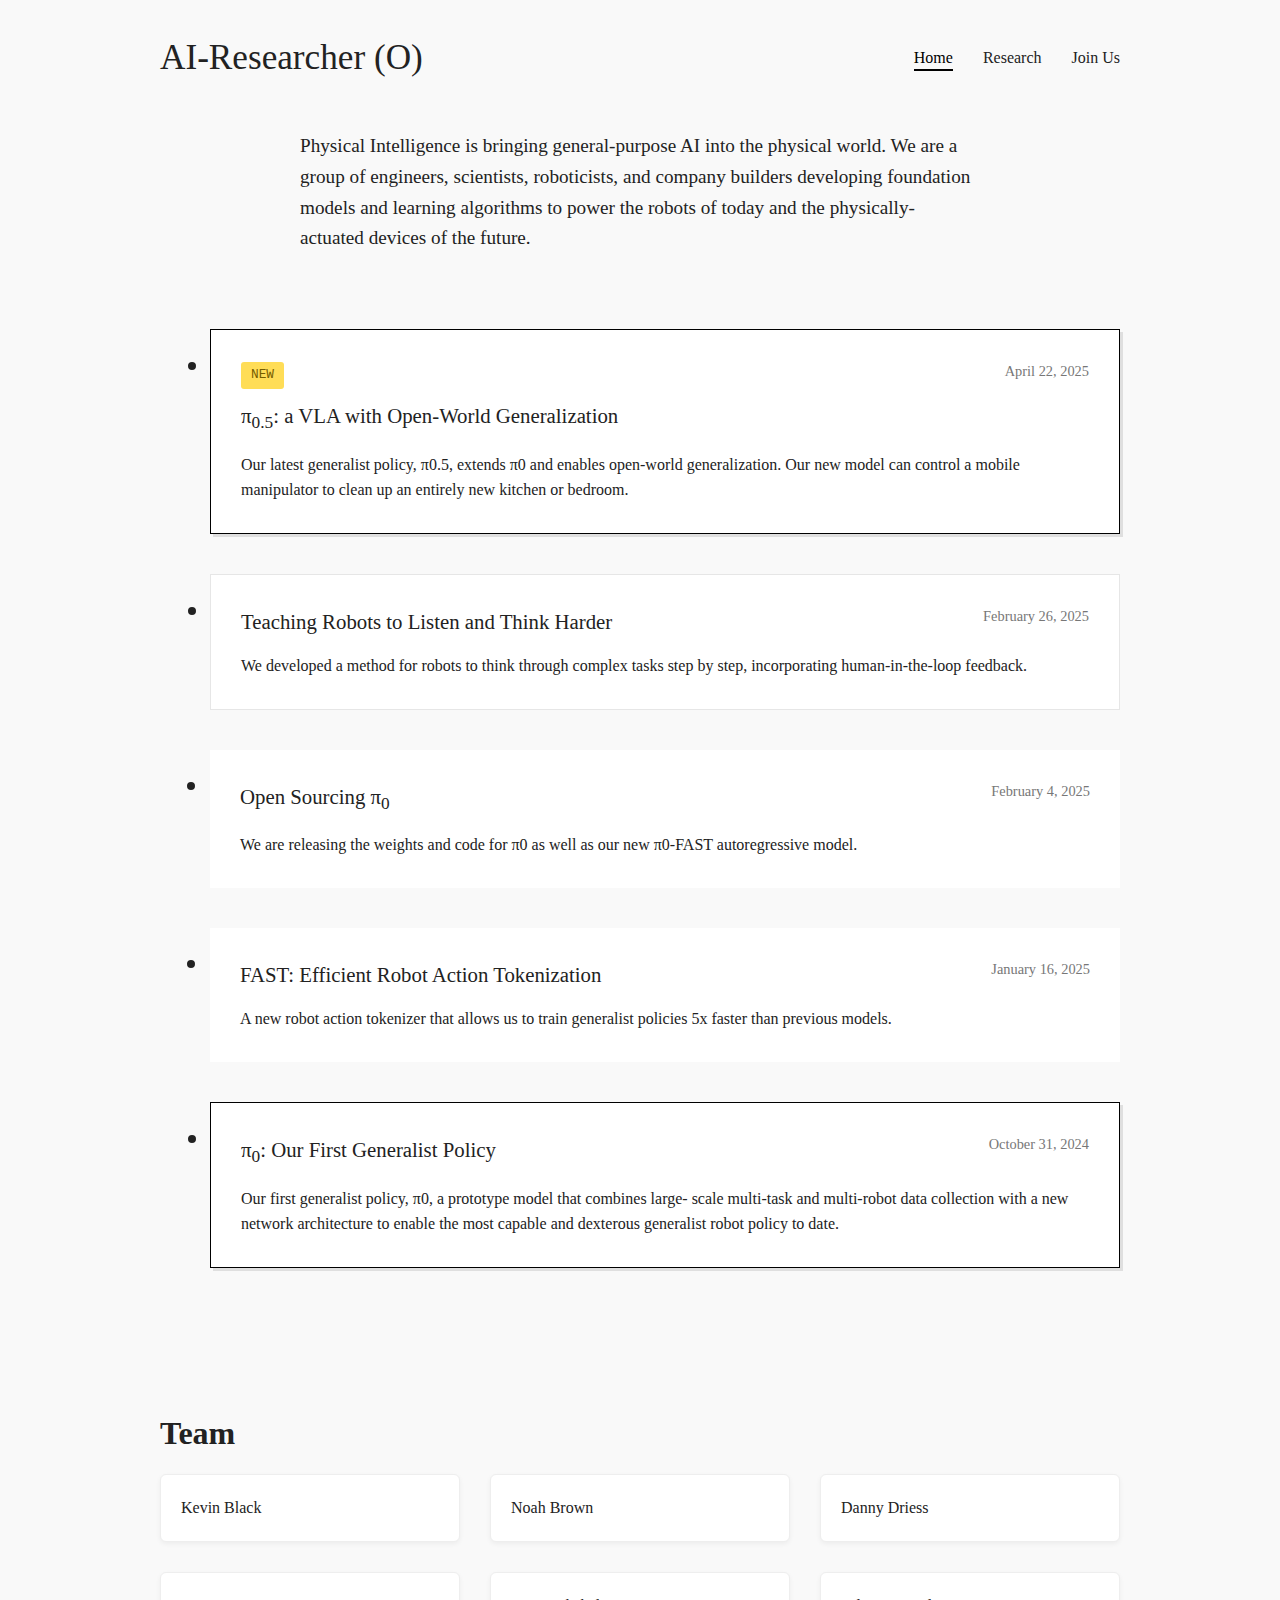
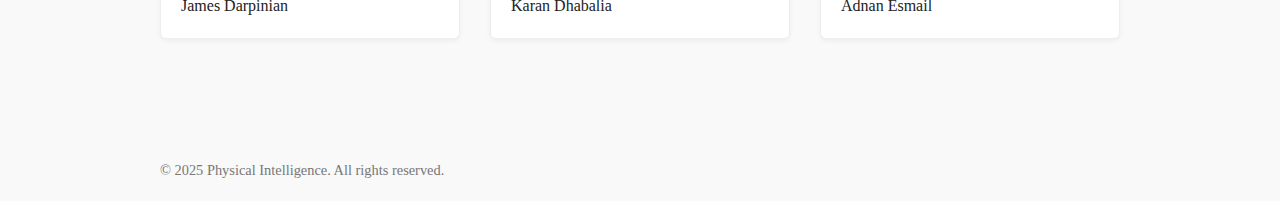
<file: index.html>
<!DOCTYPE html>
<html lang="en">
<head>
    <meta charset="UTF-8">
    <meta name="viewport" content="width=device-width, initial-scale=1.0">
    <title>AI-Researcher (O)</title>
    <link rel="stylesheet" href="styles.css">
</head>
<body>
    <header>
        <div class="container">
            <h1>AI-Researcher (O)</h1>
            <nav>
                <ul>
                    <li><a href="#" class="active">Home</a></li>
                    <li><a href="research.html">Research</a></li>
                    <li><a href="join.html">Join Us</a></li>
                </ul>
            </nav>
        </div>
    </header>

    <main>
        <section class="intro">
            <div class="container">
                <p>
                    Physical Intelligence is bringing general-purpose AI into the 
                    physical world. We are a group of engineers, scientists, 
                    roboticists, and company builders developing foundation models and 
                    learning algorithms to power the robots of today and the physically-
                    actuated devices of the future.
                </p>
            </div>
        </section>

        <section class="timeline">
            <div class="container">
                <div class="timeline-item">
                    <div class="dot"></div>
                    <div class="badge new">New</div>
                    <h2>π<sub>0.5</sub>: a VLA with Open-World Generalization</h2>
                    <span class="date">April 22, 2025</span>
                    <p>
                        Our latest generalist policy, π0.5, extends π0 and enables open-world
                        generalization. Our new model can control a mobile manipulator to clean
                        up an entirely new kitchen or bedroom.
                    </p>
                </div>

                <div class="timeline-item">
                    <div class="dot"></div>
                    <h2>Teaching Robots to Listen and Think Harder</h2>
                    <span class="date">February 26, 2025</span>
                    <p>
                        We developed a method for robots to think through complex tasks step by
                        step, incorporating human-in-the-loop feedback.
                    </p>
                </div>

                <div class="timeline-item">
                    <div class="dot"></div>
                    <h2>Open Sourcing π<sub>0</sub></h2>
                    <span class="date">February 4, 2025</span>
                    <p>
                        We are releasing the weights and code for π0 as well as our new π0-FAST
                        autoregressive model.
                    </p>
                </div>

                <div class="timeline-item">
                    <div class="dot"></div>
                    <h2>FAST: Efficient Robot Action Tokenization</h2>
                    <span class="date">January 16, 2025</span>
                    <p>
                        A new robot action tokenizer that allows us to train generalist
                        policies 5x faster than previous models.
                    </p>
                </div>

                <div class="timeline-item">
                    <div class="dot"></div>
                    <h2>π<sub>0</sub>: Our First Generalist Policy</h2>
                    <span class="date">October 31, 2024</span>
                    <p>
                        Our first generalist policy, π0, a prototype model that combines large-
                        scale multi-task and multi-robot data collection with a new network
                        architecture to enable the most capable and dexterous generalist robot
                        policy to date.
                    </p>
                </div>
            </div>
        </section>

        <section class="team">
            <div class="container">
                <h2>Team</h2>
                <div class="team-grid">
                    <div class="team-member">Kevin Black</div>
                    <div class="team-member">Noah Brown</div>
                    <div class="team-member">Danny Driess</div>
                    <div class="team-member">James Darpinian</div>
                    <div class="team-member">Karan Dhabalia</div>
                    <div class="team-member">Adnan Esmail</div>
                </div>
            </div>
        </section>
    </main>

    <footer>
        <div class="container">
            <p>&copy; 2025 Physical Intelligence. All rights reserved.</p>
        </div>
    </footer>

    <script src="script.js"></script>
</body>
</html>
</file>
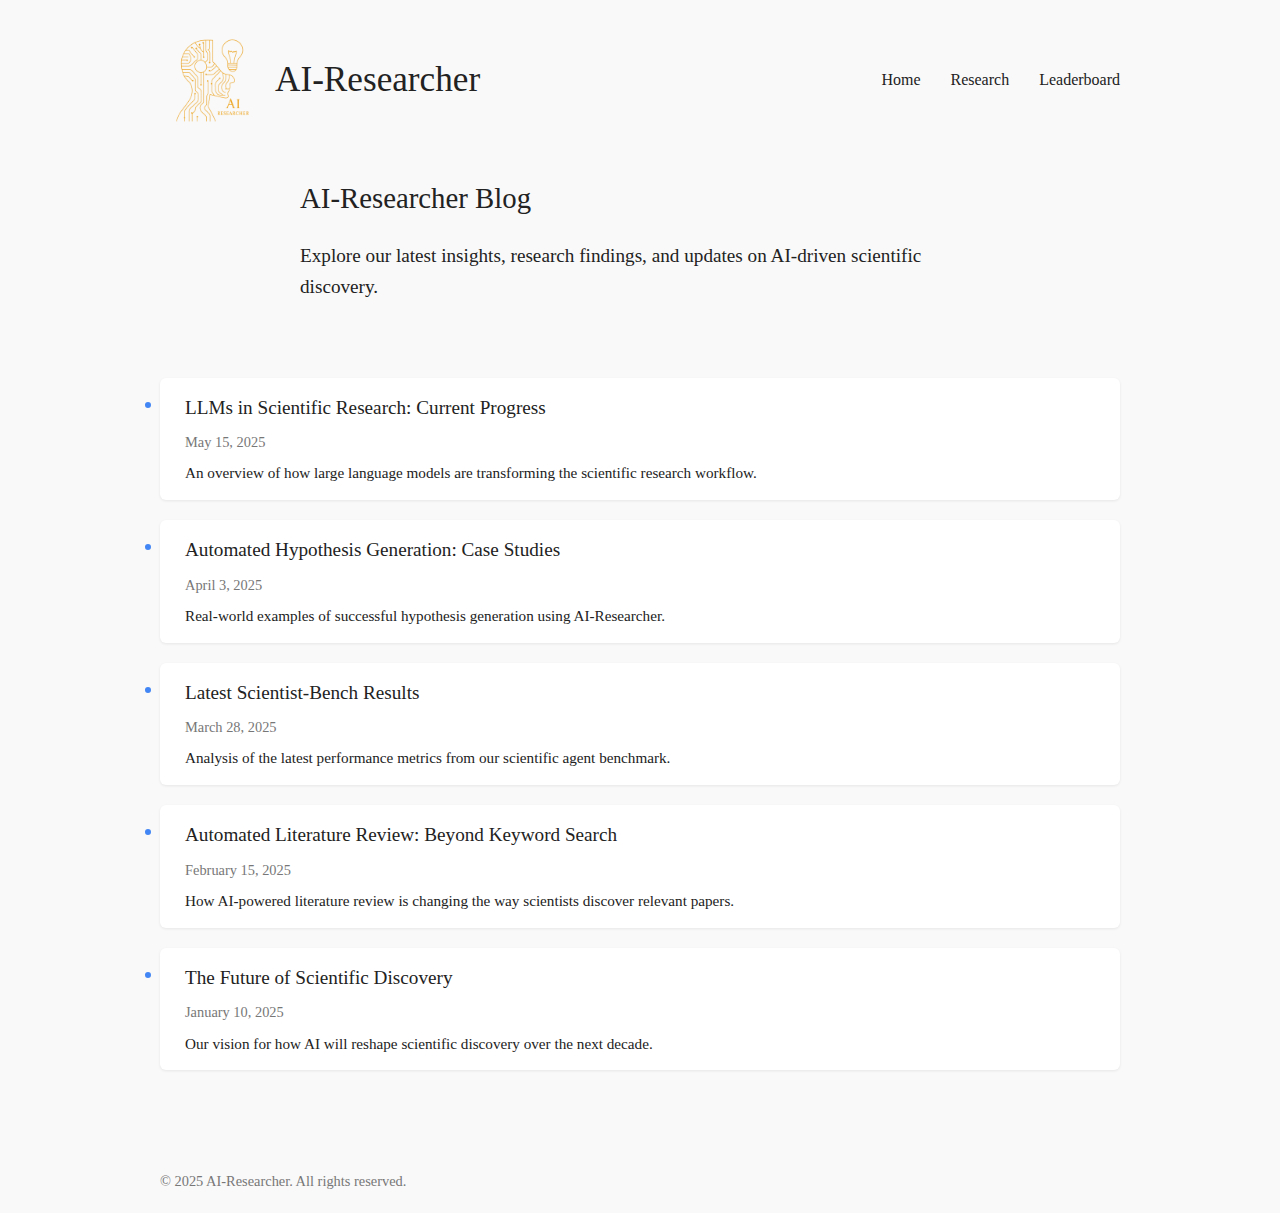
<file: blogs/index.html>
<!DOCTYPE html>
<html lang="en">
<head>
    <meta charset="UTF-8">
    <meta name="viewport" content="width=device-width, initial-scale=1.0">
    <title>Blogs | AI-Researcher</title>
    <link rel="stylesheet" href="../styles.css">
</head>
<body>
    <header>
        <div class="container">
            <div class="logo-title">
                <img src="../logo.png" alt="AI-Researcher Logo" class="logo">
                <h1>AI-Researcher</h1>
            </div>
            <nav>
                <ul>
                    <li><a href="../index.html">Home</a></li>
                    <li><a href="../research.html">Research</a></li>
                    <li><a href="../leaderboard.html">Leaderboard</a></li>
                    <!-- <li><a href="../join.html">Join Us</a></li> -->
                </ul>
            </nav>
        </div>
    </header>

    <main>
        <section class="intro">
            <div class="container">
                <h2>AI-Researcher Blog</h2>
                <p>
                    Explore our latest insights, research findings, and updates on AI-driven scientific discovery.
                </p>
            </div>
        </section>

        <section class="blogs">
            <div class="container">
                <div class="blog-list">
                    <div class="blog-item">
                        <div class="dot"></div>
                        <h3><a href="llm-scientific-research.html">LLMs in Scientific Research: Current Progress</a></h3>
                        <p class="date">May 15, 2025</p>
                        <p class="summary">An overview of how large language models are transforming the scientific research workflow.</p>
                    </div>

                    <div class="blog-item">
                        <div class="dot"></div>
                        <h3><a href="automated-hypothesis.html">Automated Hypothesis Generation: Case Studies</a></h3>
                        <p class="date">April 3, 2025</p>
                        <p class="summary">Real-world examples of successful hypothesis generation using AI-Researcher.</p>
                    </div>

                    <div class="blog-item">
                        <div class="dot"></div>
                        <h3><a href="benchmark-results.html">Latest Scientist-Bench Results</a></h3>
                        <p class="date">March 28, 2025</p>
                        <p class="summary">Analysis of the latest performance metrics from our scientific agent benchmark.</p>
                    </div>
                    
                    <div class="blog-item">
                        <div class="dot"></div>
                        <h3><a href="literature-review.html">Automated Literature Review: Beyond Keyword Search</a></h3>
                        <p class="date">February 15, 2025</p>
                        <p class="summary">How AI-powered literature review is changing the way scientists discover relevant papers.</p>
                    </div>
                    
                    <div class="blog-item">
                        <div class="dot"></div>
                        <h3><a href="future-scientific-discovery.html">The Future of Scientific Discovery</a></h3>
                        <p class="date">January 10, 2025</p>
                        <p class="summary">Our vision for how AI will reshape scientific discovery over the next decade.</p>
                    </div>
                </div>
            </div>
        </section>
    </main>

    <footer>
        <div class="container">
            <p>&copy; 2025 AI-Researcher. All rights reserved.</p>
        </div>
    </footer>

    <script src="../script.js"></script>
</body>
</html>
</file>
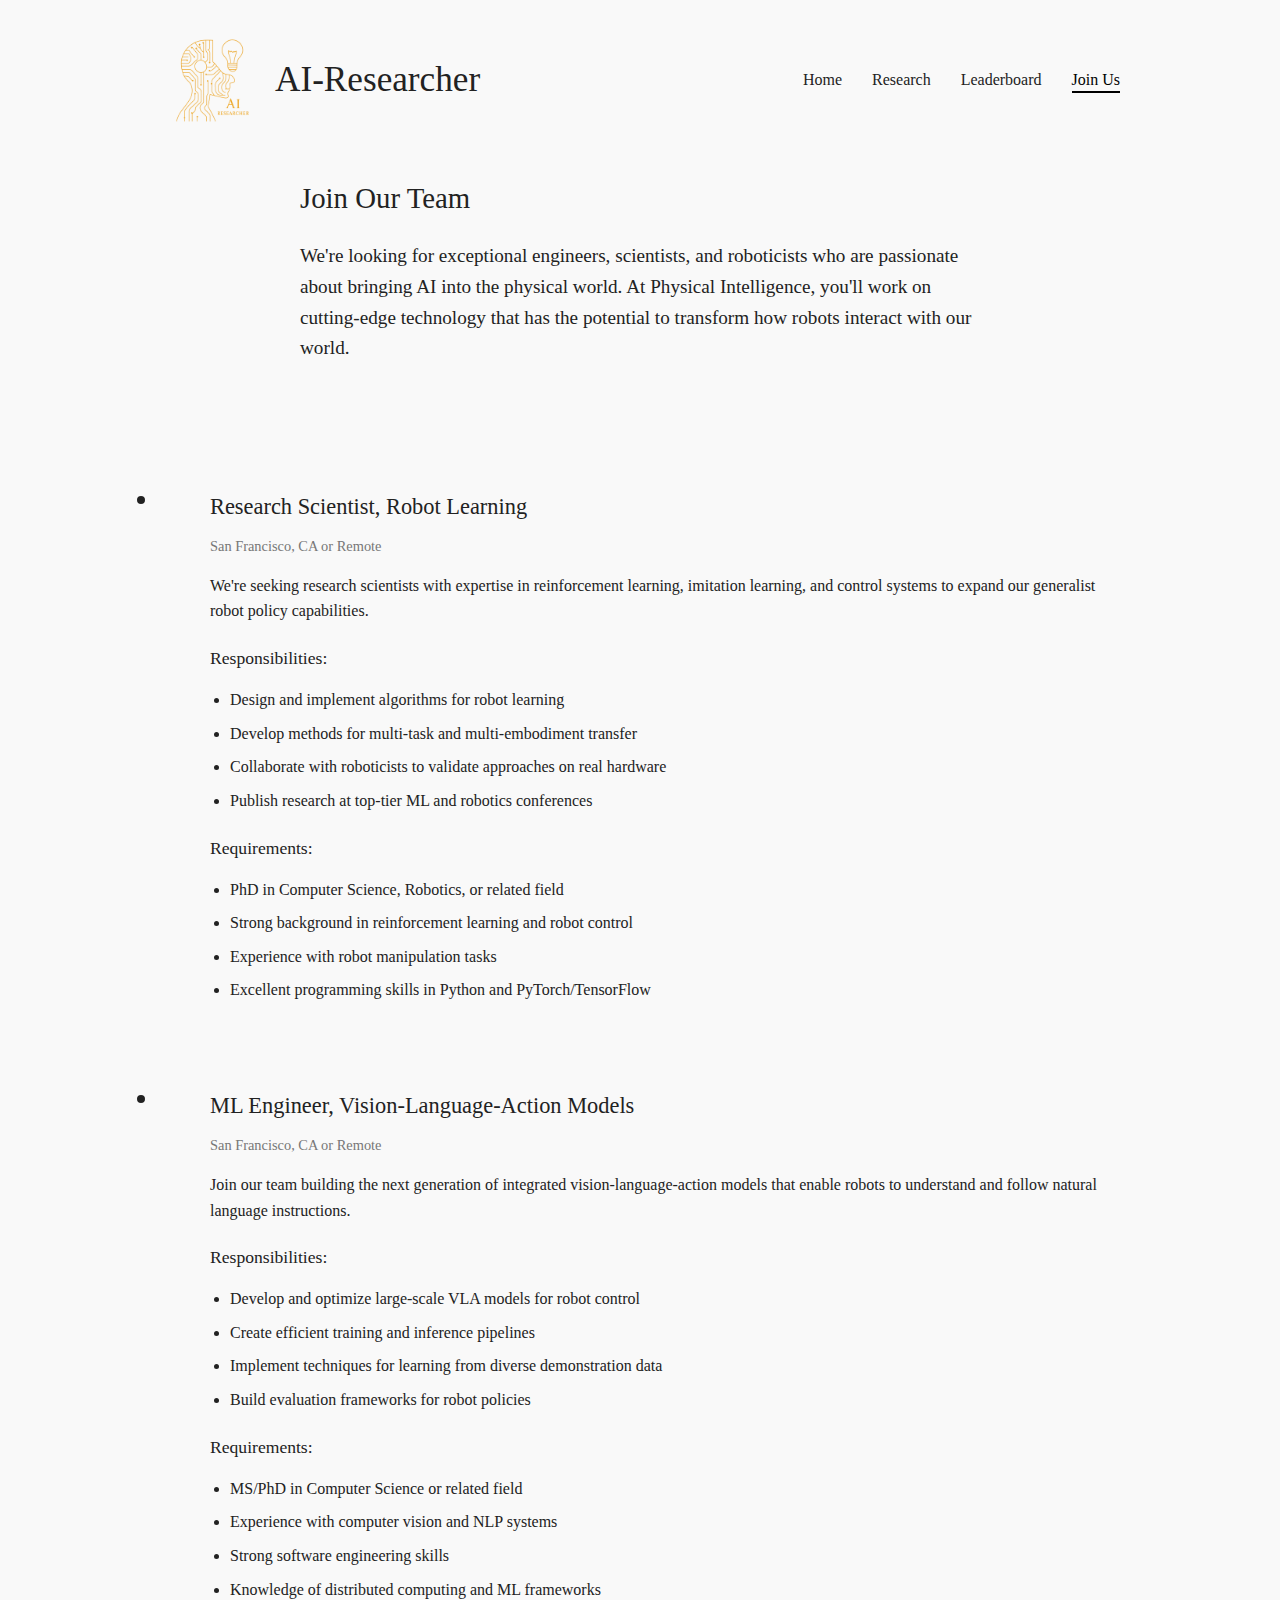
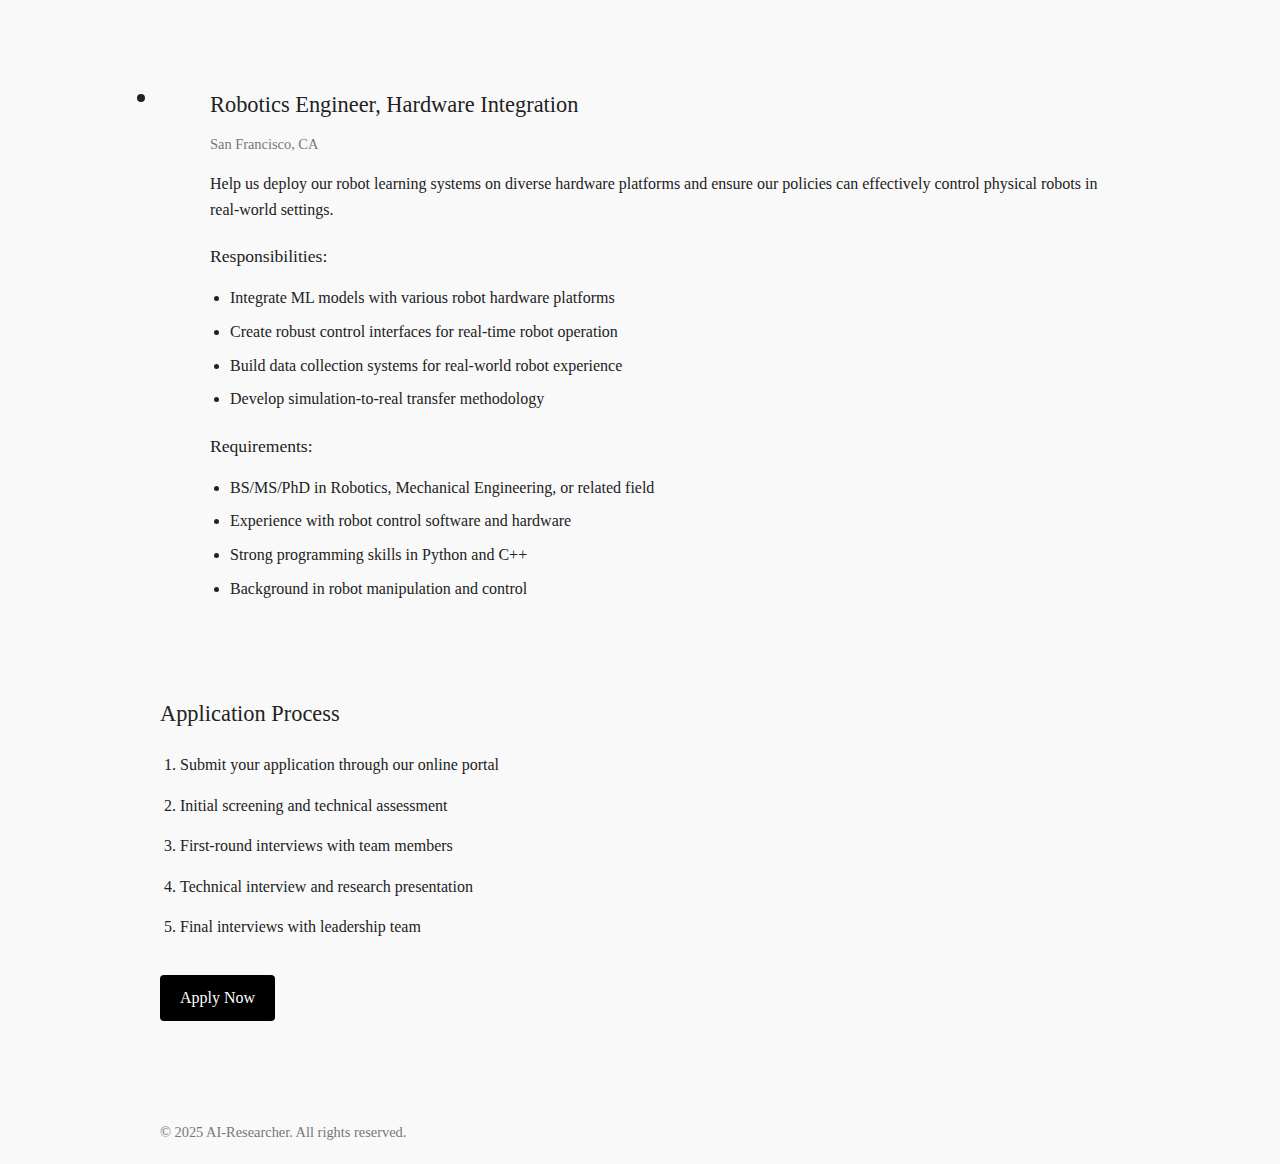
<file: join.html>
<!DOCTYPE html>
<html lang="en">
<head>
    <meta charset="UTF-8">
    <meta name="viewport" content="width=device-width, initial-scale=1.0">
    <title>Join Us | AI-Researcher</title>
    <link rel="stylesheet" href="styles.css">
</head>
<body>
    <header>
        <div class="container">
            <div class="logo-title">
                <img src="logo.png" alt="Physical Intelligence Logo" class="logo">
                <h1>AI-Researcher</h1>
            </div>
            <nav>
                <ul>
                    <li><a href="index.html">Home</a></li>
                    <li><a href="research.html">Research</a></li>
                    <li><a href="leaderboard.html">Leaderboard</a></li>
                    <li><a href="#" class="active">Join Us</a></li>
                </ul>
            </nav>
        </div>
    </header>

    <main>
        <section class="intro">
            <div class="container">
                <h2>Join Our Team</h2>
                <p>
                    We're looking for exceptional engineers, scientists, and roboticists who are passionate 
                    about bringing AI into the physical world. At Physical Intelligence, you'll work on 
                    cutting-edge technology that has the potential to transform how robots interact with our world.
                </p>
            </div>
        </section>

        <section class="join-us">
            <div class="container">
                <div class="positions">
                    <div class="position">
                        <div class="dot"></div>
                        <h3>Research Scientist, Robot Learning</h3>
                        <p class="location">San Francisco, CA or Remote</p>
                        <p>
                            We're seeking research scientists with expertise in reinforcement learning, 
                            imitation learning, and control systems to expand our generalist robot policy capabilities.
                        </p>
                        <h4>Responsibilities:</h4>
                        <ul>
                            <li>Design and implement algorithms for robot learning</li>
                            <li>Develop methods for multi-task and multi-embodiment transfer</li>
                            <li>Collaborate with roboticists to validate approaches on real hardware</li>
                            <li>Publish research at top-tier ML and robotics conferences</li>
                        </ul>
                        <h4>Requirements:</h4>
                        <ul>
                            <li>PhD in Computer Science, Robotics, or related field</li>
                            <li>Strong background in reinforcement learning and robot control</li>
                            <li>Experience with robot manipulation tasks</li>
                            <li>Excellent programming skills in Python and PyTorch/TensorFlow</li>
                        </ul>
                    </div>

                    <div class="position">
                        <div class="dot"></div>
                        <h3>ML Engineer, Vision-Language-Action Models</h3>
                        <p class="location">San Francisco, CA or Remote</p>
                        <p>
                            Join our team building the next generation of integrated vision-language-action 
                            models that enable robots to understand and follow natural language instructions.
                        </p>
                        <h4>Responsibilities:</h4>
                        <ul>
                            <li>Develop and optimize large-scale VLA models for robot control</li>
                            <li>Create efficient training and inference pipelines</li>
                            <li>Implement techniques for learning from diverse demonstration data</li>
                            <li>Build evaluation frameworks for robot policies</li>
                        </ul>
                        <h4>Requirements:</h4>
                        <ul>
                            <li>MS/PhD in Computer Science or related field</li>
                            <li>Experience with computer vision and NLP systems</li>
                            <li>Strong software engineering skills</li>
                            <li>Knowledge of distributed computing and ML frameworks</li>
                        </ul>
                    </div>

                    <div class="position">
                        <div class="dot"></div>
                        <h3>Robotics Engineer, Hardware Integration</h3>
                        <p class="location">San Francisco, CA</p>
                        <p>
                            Help us deploy our robot learning systems on diverse hardware platforms 
                            and ensure our policies can effectively control physical robots in real-world settings.
                        </p>
                        <h4>Responsibilities:</h4>
                        <ul>
                            <li>Integrate ML models with various robot hardware platforms</li>
                            <li>Create robust control interfaces for real-time robot operation</li>
                            <li>Build data collection systems for real-world robot experience</li>
                            <li>Develop simulation-to-real transfer methodology</li>
                        </ul>
                        <h4>Requirements:</h4>
                        <ul>
                            <li>BS/MS/PhD in Robotics, Mechanical Engineering, or related field</li>
                            <li>Experience with robot control software and hardware</li>
                            <li>Strong programming skills in Python and C++</li>
                            <li>Background in robot manipulation and control</li>
                        </ul>
                    </div>
                </div>

                <div class="application-process">
                    <h3>Application Process</h3>
                    <ol>
                        <li>Submit your application through our online portal</li>
                        <li>Initial screening and technical assessment</li>
                        <li>First-round interviews with team members</li>
                        <li>Technical interview and research presentation</li>
                        <li>Final interviews with leadership team</li>
                    </ol>
                    <a href="#" class="application-button">Apply Now</a>
                </div>
            </div>
        </section>
    </main>

    <footer>
        <div class="container">
            <p>&copy; 2025 AI-Researcher. All rights reserved.</p>
        </div>
    </footer>

    <script src="script.js"></script>
</body>
</html>
</file>
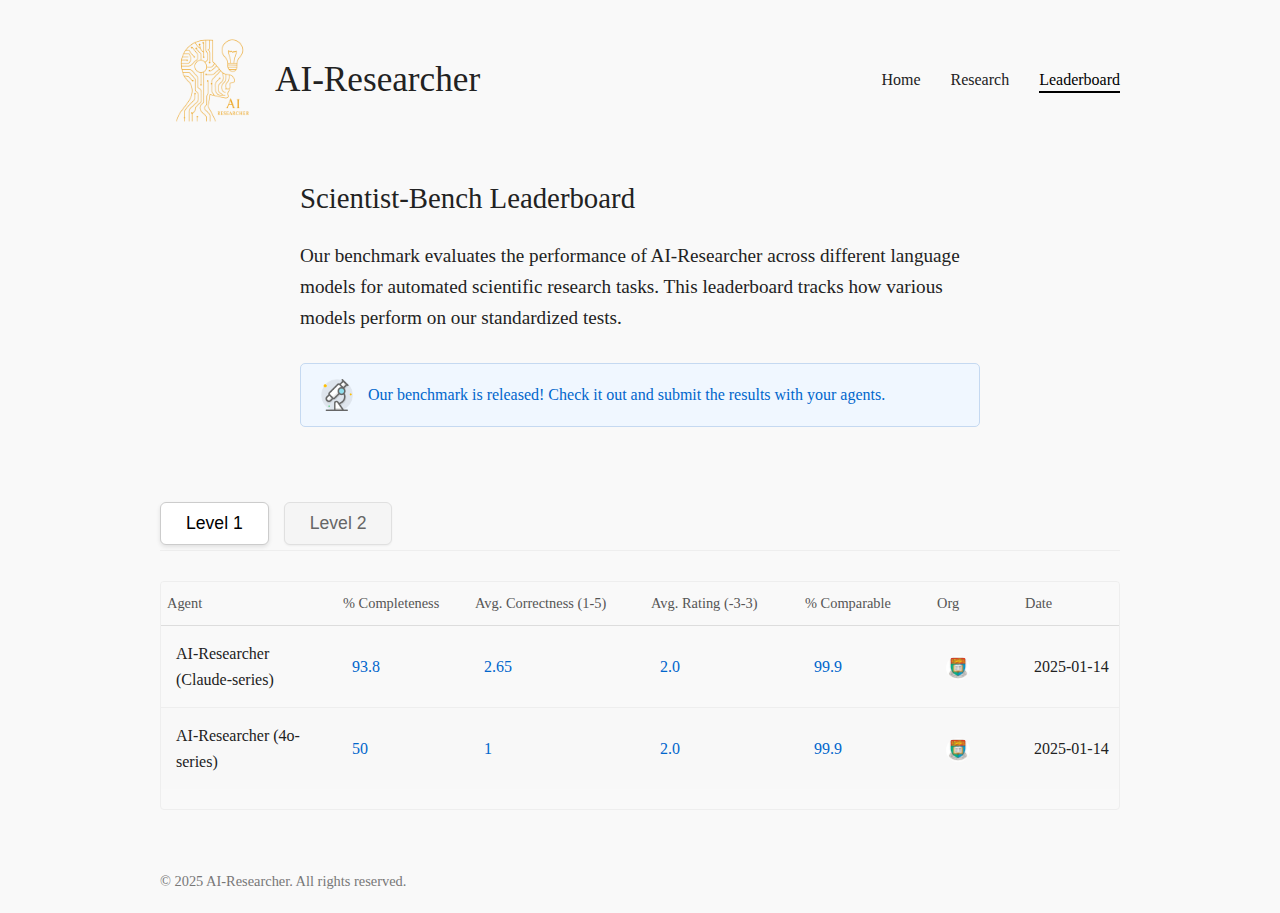
<file: leaderboard.html>
<!DOCTYPE html>
<html lang="en">
<head>
    <meta charset="UTF-8">
    <meta name="viewport" content="width=device-width, initial-scale=1.0">
    <title>Leaderboard | AI-Researcher</title>
    <link rel="stylesheet" href="styles.css">
    <link rel="stylesheet" href="leaderboard.css">
</head>
<body>
    <header>
        <div class="container">
            <div class="logo-title">
                <img src="logo.png" alt="AI-Researcher Logo" class="logo">
                <h1>AI-Researcher</h1>
            </div>
            <nav>
                <ul>
                    <li><a href="index.html">Home</a></li>
                    <li><a href="research.html">Research</a></li>
                    <li><a href="leaderboard.html" class="active">Leaderboard</a></li>
                    <!-- <li><a href="join.html">Join Us</a></li> -->
                </ul>
            </nav>
        </div>
    </header>

    <main>
        <section class="intro">
            <div class="container">
                <h2>Scientist-Bench Leaderboard</h2>
                <p>
                    Our benchmark evaluates the performance of AI-Researcher across different language models
                    for automated scientific research tasks. This leaderboard tracks how various models perform
                    on our standardized tests.
                </p>
                <div class="announcement">
                    <img src="images/exp.png" alt="Paper Icon" class="icon">
                    <p>Our benchmark is released! Check it out and submit the results with your agents.</p>
                </div>
            </div>
        </section>

        <section class="leaderboard-section">
            <div class="container">
                <div class="tabs">
                    <button class="tab active" data-level="level1">Level 1</button>
                    <button class="tab" data-level="level2">Level 2</button>
                </div>

                <div class="leaderboard-table" id="level1">
                    <table>
                        <thead>
                            <tr>
                                <th>Agent</th>
                                <th>% Completeness</th>
                                <th>Avg. Correctness (1-5)</th>
                                <th>Avg. Rating (-3-3)</th>
                                <th>% Comparable</th>
                                <th>Org</th>
                                <th>Date</th>
                                <th>Trajs</th>
                                <th>Site</th>
                            </tr>
                        </thead>
                        <tbody>
                            <tr>
                                <td>AI-Researcher (Claude-series)</td>
                                <td class="score">93.8</td>
                                <td class="score">2.65</td>
                                <td class="score">2.0</td>
                                <td class="score">99.9</td>
                                <td><img src="images/orgs/hku.jpg" alt="Paper Icon" class="icon"></td>
                                <td>2025-01-14</td>
                                <td><span class="check">✓</span></td>
                                <!-- <td><span class="check">✓</span></td> -->
                                <td><a href="https://github.com/HKUDS/AI-Researcher" class="external-link"><img src="images/sharing.png" alt="Paper Icon" class="icon"></a></td>
                            </tr>
                            <tr>
                                <td>AI-Researcher (4o-series)</td>
                                <td class="score">50</td>
                                <td class="score">1</td>
                                <td class="score">2.0</td>
                                <td class="score">99.9</td>
                                <td><img src="images/orgs/hku.jpg" alt="Paper Icon" class="icon"></td>
                                <td>2025-01-14</td>
                                <td><span class="check">✓</span></td>
                                <!-- <td><span class="check">✓</span></td> -->
                                <td><a href="https://github.com/HKUDS/AI-Researcher" class="external-link"><img src="images/sharing.png" alt="Paper Icon" class="icon"></a></td>
                            </tr>
                        </tbody>
                    </table>
                </div>

                <div class="leaderboard-table" id="level2" style="display: none;">
                    <table>
                        <thead>
                            <tr>
                                <th>Agent</th>
                                <th>% Completeness</th>
                                <th>Avg. Correctness (1-5)</th>
                                <th>Avg. Rating (-3-3)</th>
                                <th>% Comparable</th>
                                <th>Org</th>
                                <th>Date</th>
                                <th>Trajs</th>
                                <th>Site</th>
                            </tr>
                        </thead>
                        <tbody>
                            <tr>
                                <td>AI-Researcher (Claude-series)</td>
                                <td class="score">100</td>
                                <td class="score">2.5</td>
                                <td class="score">2.0</td>
                                <td class="score">99.9</td>
                                <td><img src="images/orgs/hku.jpg" alt="Paper Icon" class="icon"></td>
                                <td>2025-01-14</td>
                                <td><span class="check">✓</span></td>
                                <!-- <td><span class="check">✓</span></td> -->
                                <td><a href="https://github.com/HKUDS/AI-Researcher" class="external-link"><img src="images/sharing.png" alt="Paper Icon" class="icon"></a></td>
                            </tr>
                            <tr>
                                <td>AI-Researcher (4o-series)</td>
                                <td class="score">100</td>
                                <td class="score">2.25</td>
                                <td class="score">2.0</td>
                                <td class="score">99.9</td>
                                <td><img src="images/orgs/hku.jpg" alt="Paper Icon" class="icon"></td>
                                <td>2025-01-14</td>
                                <td><span class="check">✓</span></td>
                                <!-- <td><span class="check">✓</span></td> -->
                                <td><a href="https://github.com/HKUDS/AI-Researcher" class="external-link"><img src="images/sharing.png" alt="Paper Icon" class="icon"></a></td>
                            </tr>
                            
                        </tbody>
                    </table>
                </div>
            </div>
        </section>
    </main>

    <footer>
        <div class="container">
            <p>&copy; 2025 AI-Researcher. All rights reserved.</p>
        </div>
    </footer>

    <script src="script.js"></script>
</body>
</html>
</file>
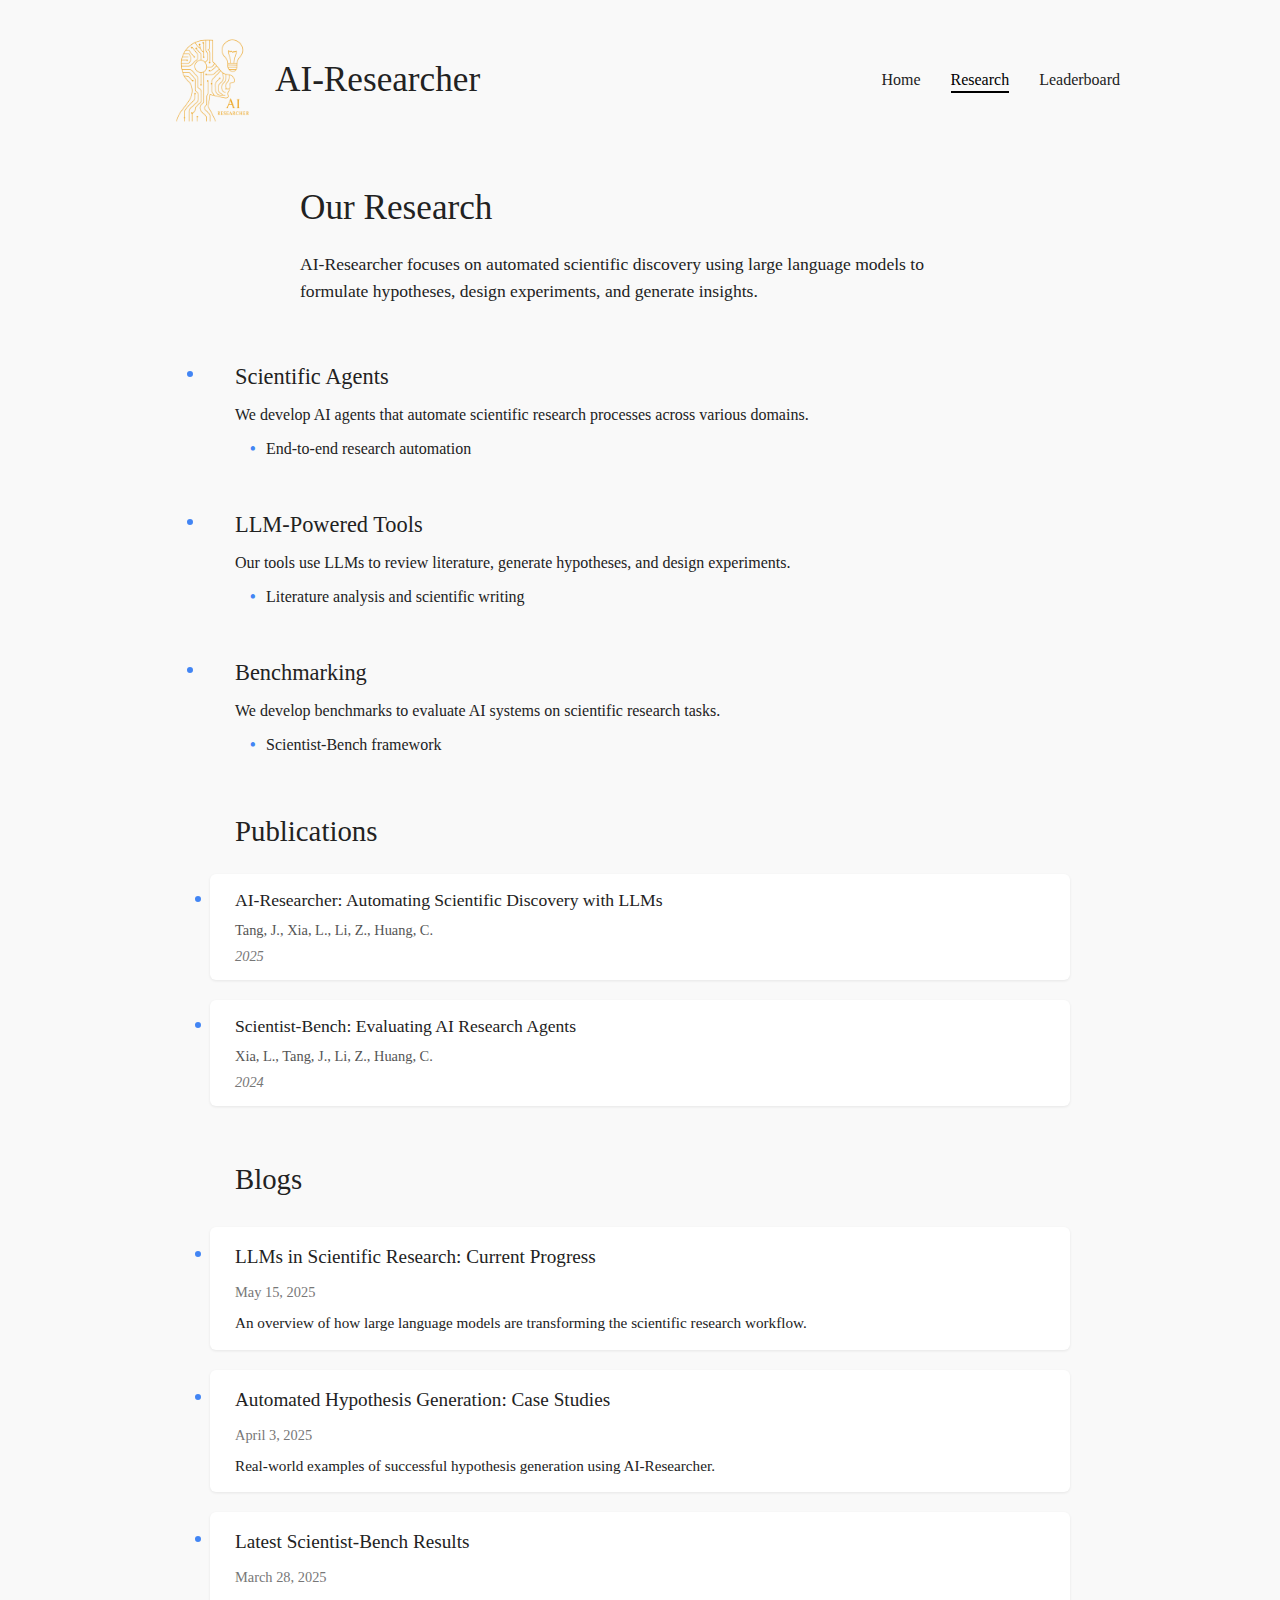
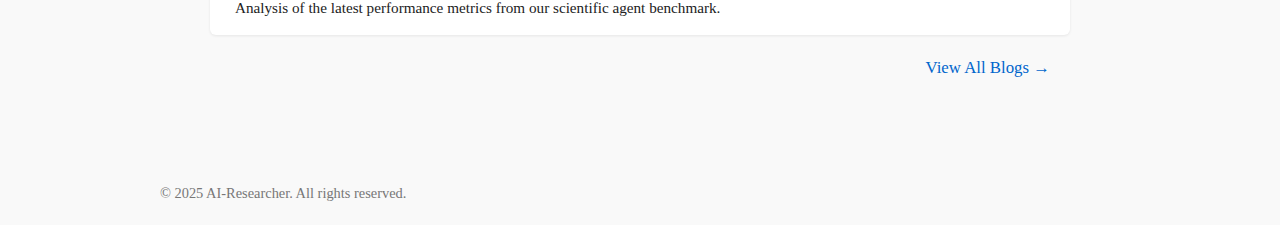
<file: research.html>
<!DOCTYPE html>
<html lang="en">
<head>
    <meta charset="UTF-8">
    <meta name="viewport" content="width=device-width, initial-scale=1.0">
    <title>Research | AI-Researcher</title>
    <link rel="stylesheet" href="styles.css">
</head>
<body class="research-page">
    <header>
        <div class="container">
            <div class="logo-title">
                <img src="logo.png" alt="AI-Researcher Logo" class="logo">
                <h1>AI-Researcher</h1>
            </div>
            <nav>
                <ul>
                    <li><a href="index.html">Home</a></li>
                    <li><a href="#" class="active">Research</a></li>
                    <li><a href="leaderboard.html">Leaderboard</a></li>
                    <!-- <li><a href="join.html">Join Us</a></li> -->
                </ul>
            </nav>
        </div>
    </header>

    <main>
        <section class="intro">
            <div class="container">
                <h2>Our Research</h2>
                <p>
                    AI-Researcher focuses on automated scientific discovery using large language models 
                    to formulate hypotheses, design experiments, and generate insights.
                </p>
            </div>
        </section>

        <section class="research-areas">
            <div class="container">
                <div class="research-area">
                    <div class="dot"></div>
                    <h3>Scientific Agents</h3>
                    <p>
                        We develop AI agents that automate scientific research processes across various domains.
                    </p>
                    <ul>
                        <li>End-to-end research automation</li>
                    </ul>
                </div>

                <div class="research-area">
                    <div class="dot"></div>
                    <h3>LLM-Powered Tools</h3>
                    <p>
                        Our tools use LLMs to review literature, generate hypotheses, and design experiments.
                    </p>
                    <ul>
                        <li>Literature analysis and scientific writing</li>
                    </ul>
                </div>

                <div class="research-area">
                    <div class="dot"></div>
                    <h3>Benchmarking</h3>
                    <p>
                        We develop benchmarks to evaluate AI systems on scientific research tasks.
                    </p>
                    <ul>
                        <li>Scientist-Bench framework</li>
                    </ul>
                </div>
            </div>
        </section>

        <section class="publications">
            <div class="container">
                <h2>Publications</h2>
                <div class="publication">
                    <div class="dot"></div>
                    <h3>AI-Researcher: Automating Scientific Discovery with LLMs</h3>
                    <p class="authors">Tang, J., Xia, L., Li, Z., Huang, C.</p>
                    <p class="venue">2025</p>
                </div>

                <div class="publication">
                    <div class="dot"></div>
                    <h3>Scientist-Bench: Evaluating AI Research Agents</h3>
                    <p class="authors">Xia, L., Tang, J., Li, Z., Huang, C.</p>
                    <p class="venue">2024</p>
                </div>
            </div>
        </section>

        <section class="blogs">
            <div class="container">
                <h2>Blogs</h2>
                <div class="blog-list">
                    <div class="blog-item">
                        <div class="dot"></div>
                        <h3><a href="blogs/llm-scientific-research.html">LLMs in Scientific Research: Current Progress</a></h3>
                        <p class="date">May 15, 2025</p>
                        <p class="summary">An overview of how large language models are transforming the scientific research workflow.</p>
                    </div>

                    <div class="blog-item">
                        <div class="dot"></div>
                        <h3><a href="blogs/automated-hypothesis.html">Automated Hypothesis Generation: Case Studies</a></h3>
                        <p class="date">April 3, 2025</p>
                        <p class="summary">Real-world examples of successful hypothesis generation using AI-Researcher.</p>
                    </div>

                    <div class="blog-item">
                        <div class="dot"></div>
                        <h3><a href="blogs/benchmark-results.html">Latest Scientist-Bench Results</a></h3>
                        <p class="date">March 28, 2025</p>
                        <p class="summary">Analysis of the latest performance metrics from our scientific agent benchmark.</p>
                    </div>
                </div>
                <div class="view-all">
                    <a href="blogs/index.html" class="text-link">View All Blogs →</a>
                </div>
            </div>
        </section>
    </main>

    <footer>
        <div class="container">
            <p>&copy; 2025 AI-Researcher. All rights reserved.</p>
        </div>
    </footer>

    <script src="script.js"></script>
</body>
</html>
</file>
<file: styles.css>
/* 基础样式 */
* {
    margin: 0;
    padding: 0;
    box-sizing: border-box;
}

body {
    font-family: 'Georgia', serif;
    line-height: 1.6;
    color: #222;
    background-color: #f9f9f9;
    font-size: 16px;
}

.container {
    width: 90%;
    max-width: 1000px;
    margin: 0 auto;
    padding: 0 20px;
}

/* 标题和导航 */
header {
    padding: 30px 0;
    border-bottom: none;
}

header .container {
    display: flex;
    justify-content: space-between;
    align-items: center;
}

.logo-title {
    display: flex;
    align-items: center;
}

.logo {
    height: 100px;
    margin-right: 15px;
}

h1 {
    font-size: 2.2rem;
    font-weight: normal;
    margin-bottom: 0;
    font-family: 'Georgia', serif;
}

nav ul {
    display: flex;
    list-style: none;
}

nav ul li {
    margin-left: 30px;
}

nav ul li a {
    text-decoration: none;
    color: #222;
    position: relative;
    padding-bottom: 5px;
}

nav ul li a.active, nav ul li a:hover {
    color: #000;
}

nav ul li a.active::after {
    content: '';
    position: absolute;
    bottom: 0;
    left: 0;
    width: 100%;
    height: 2px;
    background-color: #000;
}

/* 响应式导航菜单 */
.menu-toggle {
    display: none;
    background: none;
    border: none;
    font-size: 1rem;
    cursor: pointer;
    padding: 5px 10px;
    border: 1px solid #ddd;
    border-radius: 4px;
}

.menu-toggle.active {
    background-color: #f0f0f0;
}

/* 链接按钮区域 */
main > div[align="center"] {
    margin: 20px auto 0;
    padding: 10px 0 0;
}

main > div[align="center"] a {
    margin: 0 5px 10px;
    display: inline-block;
    text-decoration: none;
}

main > div[align="center"] img {
    transition: transform 0.2s ease;
}

main > div[align="center"] img:hover {
    transform: translateY(-3px);
}

main > div[align="center"] + .intro {
    margin-top: 20px;
    border-top: none;
    position: relative;
}

/* 介绍部分 */
.intro {
    padding: 15px 0 40px;
    font-size: 1.2rem;
    max-width: 800px;
    margin: 0 auto;
    font-family: 'Georgia', serif;
}

.intro p {
    margin-bottom: 15px;
    text-align: left;
}

.intro h2 {
    margin-bottom: 20px;
    font-size: 1.8rem;
    font-weight: 500;
}

/* 视频容器样式 */
.video-container {
    position: relative;
    width: 100%;
    max-width: 800px;
    margin: 30px auto 0;
    border-radius: 8px;
    overflow: hidden;
    box-shadow: 0 4px 15px rgba(0, 0, 0, 0.1);
}

/* 响应式视频比例16:9 */
.video-container::before {
    content: "";
    display: block;
    padding-top: 56.25%; /* 16:9比例 */
}

.video-container iframe,
.video-container video {
    position: absolute;
    top: 0;
    left: 0;
    width: 100%;
    height: 100%;
    border: none;
}

/* 特性列表样式 */
.feature-list {
    list-style: none;
    margin: 20px 0;
    padding: 0;
    display: flex;
    flex-wrap: wrap;
    justify-content: center;
    gap: 15px 30px;
}

.feature-list li {
    margin-bottom: 10px;
    padding: 0 10px;
    position: relative;
    font-family: 'Georgia', serif;
    line-height: 1.5;
    text-align: left;
    flex: 1 1 40%;
    max-width: 330px;
}

.feature-list strong {
    font-weight: 600;
    color: #000;
    display: inline-block;
    margin-right: 5px;
}

/* 时间线 */
.timeline {
    padding: 20px 0 60px;
    position: relative;
}

.timeline-item {
    position: relative;
    padding: 30px;
    margin-bottom: 40px;
    background-color: white;
    margin-left: 50px;
    border: none;
    box-shadow: none;
}

.timeline-item:first-child,
.timeline-item:nth-child(5) {
    border: 1px solid #000;
    box-shadow: 3px 3px 0 rgba(0, 0, 0, 0.1);
}

.timeline-item:nth-child(2) {
    border: 1px solid #e6e6e6;
}

.dot {
    position: absolute;
    left: -25px;
    top: 30px;
    width: 12px;
    height: 12px;
    border-radius: 50%;
    background-color: #222;
    border: 2px solid #f9f9f9;
}

.timeline-item h2 {
    font-size: 1.3rem;
    margin-bottom: 5px;
    font-weight: 500;
    font-family: 'Georgia', serif;
}

.timeline-item .date {
    font-size: 0.9rem;
    color: #777;
    position: absolute;
    right: 30px;
    top: 30px;
    font-family: 'Georgia', serif;
}

.timeline-item p {
    margin-top: 15px;
    font-family: 'Georgia', serif;
}

.badge {
    display: inline-block;
    padding: 3px 10px;
    border-radius: 3px;
    font-size: 0.8rem;
    margin-bottom: 10px;
    font-family: monospace;
    text-transform: uppercase;
}

.new {
    background-color: #ffdd57;
    color: #755c00;
}

/* 团队部分 */
.team {
    padding: 40px 0;
}

.team h2 {
    margin-bottom: 15px;
    font-family: 'Georgia', serif;
    font-size: 2rem;
}

.team-category {
    font-size: 1.5rem;
    margin: 20px 0 20px;
    font-family: 'Georgia', serif;
    color: #333;
    position: relative;
    display: inline-block;
}

.team-category::after {
    content: '';
    position: absolute;
    bottom: -8px;
    left: 0;
    width: 40px;
    height: 2px;
    background-color: #000;
}

/* 修改第二个类别（Advisors）的上边距 */
.team-category + .team-grid + .team-category {
    margin-top: 10px;
}

.team-grid {
    display: grid;
    grid-template-columns: repeat(3, 1fr);
    gap: 30px;
    margin-bottom: 20px;
}

.team-member {
    padding: 20px;
    border: 1px solid #eee;
    border-radius: 6px;
    background-color: #fff;
    transition: all 0.3s ease;
    box-shadow: 0 2px 5px rgba(0,0,0,0.05);
    height: 100%;
}

.team-member h4 {
    margin: 0 0 10px 0;
    font-size: 1.2rem;
    font-weight: 500;
    font-family: 'Georgia', serif;
}

.member-role {
    margin: 0;
    font-size: 0.9rem;
    color: #666;
    font-family: 'Georgia', serif;
}

/* 团队成员链接 */
.team-member-link {
    text-decoration: none;
    color: inherit;
    display: block;
}

.team-member-link:hover {
    text-decoration: none;
    color: inherit;
}

.team-member-link:hover .team-member {
    transform: translateY(-5px);
    box-shadow: 0 5px 15px rgba(0,0,0,0.1);
}

/* 研究领域部分 */
.research-areas {
    padding: 20px 0 40px;
    position: relative;
}

.research-area {
    position: relative;
    margin-bottom: 25px;
    padding-bottom: 15px;
    padding-left: 25px;
    border-bottom: none;
}

.research-area:last-child {
    margin-bottom: 0;
}

.research-area h3 {
    font-size: 1.4rem;
    margin-bottom: 15px;
    font-weight: 500;
    font-family: 'Georgia', serif;
}

.research-area .dot {
    top: 10px;
    width: 10px;
    height: 10px;
    background-color: #4285F4;
}

.research-area ul {
    margin-top: 15px;
    margin-left: 20px;
    font-family: 'Georgia', serif;
}

.research-area li {
    margin-bottom: 6px;
    line-height: 1.5;
    position: relative;
    list-style-type: none;
    padding-left: 16px;
}

.research-area li:before {
    content: "•";
    position: absolute;
    left: 0;
    color: #4285F4;
    font-weight: bold;
}

/* 出版物部分 */
.publications {
    padding: 20px 0 60px;
    position: relative;
}

.publications h2 {
    margin-bottom: 30px;
    font-size: 1.8rem;
    font-weight: 500;
    font-family: 'Georgia', serif;
}

.publication {
    position: relative;
    margin-bottom: 40px;
    padding-bottom: 30px;
    padding-left: 50px;
    border-bottom: none;
}

.publication:last-child {
    border-bottom: none;
}

.publication .dot {
    top: 5px;
}

.publication h3 {
    font-size: 1.3rem;
    margin-bottom: 10px;
    font-weight: 500;
    font-family: 'Georgia', serif;
}

.publication .authors {
    color: #555;
    margin-bottom: 5px;
    font-family: 'Georgia', serif;
}

.publication .venue {
    font-style: italic;
    color: #777;
    margin-bottom: 15px;
    font-family: 'Georgia', serif;
}

.publication .abstract {
    font-size: 0.95rem;
    font-family: 'Georgia', serif;
}

/* Join Us 页面 */
.join-us {
    padding: 40px 0;
    position: relative;
}

.join-us h2 {
    margin-bottom: 20px;
    font-size: 1.8rem;
    font-weight: 500;
    font-family: 'Georgia', serif;
}

.positions {
    margin-top: 30px;
}

.position {
    position: relative;
    margin-bottom: 40px;
    padding-bottom: 30px;
    padding-left: 50px;
    border-bottom: none;
}

.position:last-child {
    border-bottom: none;
}

.position .dot {
    top: 5px;
}

.position h3 {
    font-size: 1.4rem;
    margin-bottom: 10px;
    font-weight: 500;
    font-family: 'Georgia', serif;
}

.position h4 {
    font-size: 1.1rem;
    margin: 20px 0 10px;
    font-weight: 500;
    font-family: 'Georgia', serif;
}

.position .location {
    font-size: 0.9rem;
    color: #777;
    margin-bottom: 15px;
    font-family: 'Georgia', serif;
}

.position ul {
    margin: 15px 0 15px 20px;
    font-family: 'Georgia', serif;
}

.position li {
    margin-bottom: 8px;
}

.application-process {
    margin-top: 50px;
}

.application-process h3 {
    font-size: 1.4rem;
    margin-bottom: 20px;
    font-weight: 500;
    font-family: 'Georgia', serif;
}

.application-process ol {
    margin-left: 20px;
    font-family: 'Georgia', serif;
}

.application-process li {
    margin-bottom: 15px;
}

.application-button {
    display: inline-block;
    margin-top: 20px;
    padding: 10px 20px;
    background-color: #000;
    color: #fff;
    text-decoration: none;
    border-radius: 4px;
    font-weight: 500;
    font-family: 'Georgia', serif;
}

.application-button:hover {
    background-color: #333;
}

/* 页脚 */
footer {
    padding: 20px 0;
    border-top: none;
    margin-top: 40px;
}

footer p {
    font-size: 0.9rem;
    color: #777;
    font-family: 'Georgia', serif;
}

/* 响应式设计 */
@media (max-width: 768px) {
    header .container {
        flex-direction: column;
        align-items: flex-start;
    }
    
    nav {
        margin-top: 20px;
        width: 100%;
    }
    
    .menu-toggle {
        display: block;
        margin-top: 15px;
    }
    
    nav ul {
        display: none;
        flex-direction: column;
        width: 100%;
        margin-top: 15px;
    }
    
    nav ul.show {
        display: flex;
    }
    
    nav ul li {
        margin-left: 0;
        margin-bottom: 10px;
    }
    
    .timeline-item .date {
        position: static;
        display: block;
        margin-bottom: 10px;
    }
    
    .team-grid {
        grid-template-columns: repeat(2, 1fr);
        gap: 20px;
    }
    
    .timeline-item,
    .research-area,
    .publication,
    .position {
        margin-left: 40px;
    }
}

@media (max-width: 480px) {
    .team-grid {
        grid-template-columns: 1fr;
    }
}

/* 文本链接样式 */
.text-link {
    color: #0066cc;
    text-decoration: none;
    border-bottom: 1px solid transparent;
    transition: border-color 0.2s ease;
}

.text-link:hover {
    border-bottom-color: #0066cc;
}

.timeline-item p .text-link {
    color: #0066cc;
    font-weight: normal;
}

/* 研究页面专用样式 */
.research-page main {
    max-width: 1000px;
    margin: 0 auto;
    padding: 0;
}

.research-page .intro {
    padding: 20px 0;
    border-bottom: none;
    margin-bottom: 10px;
}

.research-page .intro h2 {
    font-size: 2.2rem;
    margin-bottom: 15px;
    font-weight: 500;
}

.research-page .intro p {
    font-size: 1.1rem;
    line-height: 1.5;
}

.research-areas {
    padding: 10px 0 20px;
}

.research-area {
    position: relative;
    margin-bottom: 25px;
    padding-bottom: 15px;
    padding-left: 25px;
    border-bottom: none;
}

.research-area h3 {
    font-size: 1.4rem;
    margin-bottom: 8px;
    font-weight: 500;
    color: #222;
}

.research-area p {
    margin-bottom: 10px;
    line-height: 1.5;
}

.research-area ul {
    margin: 0 0 0 15px;
    padding-left: 0;
}

/* 出版物部分 */
.research-page .publications {
    padding: 10px 0 30px;
    background-color: transparent;
    border-radius: 0;
    margin-top: 0;
}

.research-page .publications h2 {
    margin-bottom: 20px;
    font-size: 1.8rem;
    padding-left: 25px;
}

.research-page .publication {
    position: relative;
    margin-bottom: 20px;
    padding: 12px 15px 12px 25px;
    background-color: white;
    border-radius: 6px;
    box-shadow: 0 1px 3px rgba(0,0,0,0.08);
    transition: transform 0.2s ease, box-shadow 0.2s ease;
}

.research-page .publication h3 {
    font-size: 1.1rem;
    margin-bottom: 5px;
    font-weight: 500;
    color: #222;
}

.research-page .publication .authors {
    color: #555;
    margin-bottom: 3px;
    font-size: 0.9rem;
}

.research-page .publication .venue {
    font-style: italic;
    color: #777;
    margin-bottom: 0;
    font-size: 0.9rem;
}

.research-page .publication:hover {
    transform: translateY(-2px);
    box-shadow: 0 4px 6px rgba(0,0,0,0.1);
}

.research-page .publication:last-child {
    margin-bottom: 0;
}

.research-page .publication .dot {
    top: 20px;
    width: 10px;
    height: 10px;
    background-color: #4285F4;
    left: -17px;
}

/* 博客列表部分 */
.blogs {
    padding: 20px 0 40px;
    position: relative;
}

.blogs h2 {
    margin-bottom: 25px;
    font-size: 1.8rem;
    font-weight: 500;
    font-family: 'Georgia', serif;
    padding-left: 25px;
}

.blog-list {
    display: flex;
    flex-direction: column;
    gap: 20px;
}

.blog-item {
    position: relative;
    padding: 15px 20px 15px 25px;
    background-color: white;
    border-radius: 6px;
    box-shadow: 0 1px 3px rgba(0,0,0,0.08);
    transition: transform 0.2s ease, box-shadow 0.2s ease;
}

.blog-item:hover {
    transform: translateY(-2px);
    box-shadow: 0 4px 8px rgba(0,0,0,0.12);
}

.blog-item .dot {
    top: 22px;
    width: 10px;
    height: 10px;
    background-color: #4285F4;
    left: -17px;
}

.blog-item h3 {
    font-size: 1.2rem;
    margin-bottom: 8px;
    font-weight: 500;
    font-family: 'Georgia', serif;
}

.blog-item h3 a {
    color: #222;
    text-decoration: none;
    transition: color 0.2s ease;
}

.blog-item h3 a:hover {
    color: #4285F4;
}

.blog-item .date {
    font-size: 0.9rem;
    color: #777;
    margin-bottom: 8px;
    font-family: 'Georgia', serif;
}

.blog-item .summary {
    font-size: 0.95rem;
    line-height: 1.5;
    font-family: 'Georgia', serif;
}

.view-all {
    margin-top: 20px;
    text-align: right;
    padding-right: 20px;
}

.view-all a {
    font-size: 1.05rem;
    font-family: 'Georgia', serif;
}

/* 博客详情页样式 */
.blog-page {
    max-width: 1100px;
    margin: 0 auto;
    padding: 40px 20px;
    display: flex;
    gap: 40px;
}

.blog-sidebar {
    width: 250px;
    flex-shrink: 0;
}

.blog-sidebar h3 {
    font-size: 1.2rem;
    margin-bottom: 15px;
    font-family: 'Georgia', serif;
    padding-bottom: 8px;
    border-bottom: 1px solid #eee;
}

.blog-sidebar ul {
    list-style: none;
    padding: 0;
    margin: 0;
}

.blog-sidebar li {
    margin-bottom: 10px;
}

.blog-sidebar a {
    color: #444;
    text-decoration: none;
    font-family: 'Georgia', serif;
    display: block;
    padding: 5px 10px;
    border-left: 3px solid transparent;
    transition: all 0.2s ease;
}

.blog-sidebar a:hover,
.blog-sidebar a.active {
    color: #4285F4;
    border-left-color: #4285F4;
    background-color: rgba(66, 133, 244, 0.05);
}

.blog-content {
    flex-grow: 1;
}

.blog-header {
    margin-bottom: 30px;
}

.blog-header h1 {
    font-size: 2.2rem;
    margin-bottom: 15px;
    font-family: 'Georgia', serif;
}

.blog-header .meta {
    display: flex;
    align-items: center;
    gap: 15px;
    color: #666;
    font-size: 0.95rem;
    font-family: 'Georgia', serif;
}

.blog-body {
    font-family: 'Georgia', serif;
    line-height: 1.7;
    font-size: 1.05rem;
}

.blog-body h2 {
    font-size: 1.6rem;
    margin: 35px 0 15px;
    font-family: 'Georgia', serif;
}

.blog-body h3 {
    font-size: 1.3rem;
    margin: 30px 0 15px;
    font-family: 'Georgia', serif;
}

.blog-body p {
    margin-bottom: 20px;
}

.blog-body ul, 
.blog-body ol {
    margin: 0 0 20px 20px;
    padding: 0;
}

.blog-body li {
    margin-bottom: 8px;
}

.blog-body pre {
    background-color: #f5f5f5;
    padding: 15px;
    border-radius: 5px;
    overflow-x: auto;
    margin-bottom: 20px;
    font-family: Consolas, Monaco, 'Andale Mono', monospace;
    font-size: 0.9rem;
}

.blog-body code {
    font-family: Consolas, Monaco, 'Andale Mono', monospace;
    background-color: #f5f5f5;
    padding: 2px 4px;
    border-radius: 3px;
    font-size: 0.9em;
}

.blog-body blockquote {
    margin: 0 0 20px;
    padding: 15px 20px;
    border-left: 4px solid #4285F4;
    background-color: rgba(66, 133, 244, 0.05);
    font-style: italic;
}

@media (max-width: 768px) {
    .blog-page {
        flex-direction: column;
    }
    
    .blog-sidebar {
        width: 100%;
        margin-bottom: 30px;
    }
}

/* 表格样式 */
.table-responsive {
    overflow-x: auto;
    margin-bottom: 20px;
}

table {
    width: 100%;
    border-collapse: collapse;
    margin-bottom: 20px;
    font-family: 'Georgia', serif;
}

th, td {
    padding: 12px 15px;
    text-align: left;
    border-bottom: 1px solid #ddd;
}

th {
    background-color: #f9f9f9;
    font-weight: 500;
    color: #333;
}

tr:nth-child(even) {
    background-color: #f8f8f8;
}

tr:hover {
    background-color: #f1f1f1;
}

@media (max-width: 768px) {
    th, td {
        padding: 8px 10px;
        font-size: 0.9rem;
    }
}
</file>
<file: leaderboard.css>
/* Leaderboard页面专用样式 */

/* 公告栏 */
.announcement {
    background-color: #f0f7ff;
    border: 1px solid #c5d9f1;
    border-radius: 5px;
    padding: 15px 20px;
    margin: 30px 0;
    display: flex;
    align-items: center;
}

.announcement .icon {
    width: 32px;
    height: 32px;
    margin-right: 15px;
}

.announcement p {
    color: #0066cc;
    margin: 0;
    font-size: 1rem;
}

/* 标签样式 */
.tabs {
    display: flex;
    border-bottom: 1px solid #eee;
    margin-bottom: 30px;
    gap: 15px;
    padding: 5px 0;
}

.tab {
    padding: 10px 25px;
    background: #f5f5f5;
    border: 1px solid #e0e0e0;
    border-radius: 6px;
    cursor: pointer;
    font-size: 1.1rem;
    color: #666;
    position: relative;
    transition: all 0.3s ease;
    box-shadow: 0 1px 2px rgba(0,0,0,0.05);
}

.tab.active {
    color: #000;
    font-weight: 500;
    background: #fff;
    border-color: #ccc;
    box-shadow: 0 2px 4px rgba(0,0,0,0.1);
}

.tab.active::after {
    display: none;
}

.tab:hover {
    color: #000;
    background: #fafafa;
    border-color: #d0d0d0;
}

/* 表格样式 */
.leaderboard-table {
    overflow-y: auto;
    overflow-x: auto;
    border: 1px solid #eee;
    border-radius: 4px;
    margin-bottom: 40px;
    max-height: 600px;
    scrollbar-width: thin;
    scrollbar-color: #ccc #f5f5f5;
    position: relative;
}

/* 确保表格足够宽以适应所有列 */
#level1 table {
    min-width: 1100px;
}

#level2 table {
    min-width: 1100px;
}

.leaderboard-table::-webkit-scrollbar {
    width: 8px;
    height: 8px;
}

.leaderboard-table::-webkit-scrollbar-track {
    background: #f5f5f5;
    border-radius: 4px;
}

.leaderboard-table::-webkit-scrollbar-thumb {
    background-color: #ccc;
    border-radius: 4px;
    border: 2px solid #f5f5f5;
}

.leaderboard-table::-webkit-scrollbar-thumb:hover {
    background: #aaa;
}

table {
    width: 100%;
    border-collapse: collapse;
    table-layout: fixed;
}

thead {
    background-color: #f9f9f9;
    border-bottom: 1px solid #eee;
    position: sticky;
    top: 0;
    z-index: 10;
}

th {
    padding: 12px 10px;
    text-align: left;
    font-weight: 500;
    color: #555;
    white-space: nowrap;
}

/* 表头文字调小，确保能完整显示 */
#level1 th {
    font-size: 0.9rem;
    padding: 12px 6px;
    line-height: 1.3;
}

#level2 th {
    font-size: 0.9rem;
    padding: 12px 6px;
    line-height: 1.3;
}

/* 设置列宽 */
/* Level 1表格列宽 */
#level1 th:nth-child(1), #level1 td:nth-child(1) { width: 16%; } /* Agent */
#level1 th:nth-child(2), #level1 td:nth-child(2) { width: 12%; } /* % Completeness */
#level1 th:nth-child(3), #level1 td:nth-child(3) { width: 16%; } /* Avg. Correctness */
#level1 th:nth-child(4), #level1 td:nth-child(4) { width: 14%; } /* Avg. Rating */
#level1 th:nth-child(5), #level1 td:nth-child(5) { width: 12%; } /* % Comparable */
#level1 th:nth-child(6), #level1 td:nth-child(6) { width: 8%; } /* Org */
#level1 th:nth-child(7), #level1 td:nth-child(7) { width: 10%; } /* Date */
#level1 th:nth-child(8), #level1 td:nth-child(8) { width: 6%; } /* Trajs */
#level1 th:nth-child(9), #level1 td:nth-child(9) { width: 6%; } /* Trajs */

/* Level 2表格列宽 */
#level2 th:nth-child(1), #level2 td:nth-child(1) { width: 16%; } /* Agent */
#level2 th:nth-child(2), #level2 td:nth-child(2) { width: 12%; } /* % Completeness */
#level2 th:nth-child(3), #level2 td:nth-child(3) { width: 16%; } /* Avg. Correctness */
#level2 th:nth-child(4), #level2 td:nth-child(4) { width: 14%; } /* Avg. Rating */
#level2 th:nth-child(5), #level2 td:nth-child(5) { width: 12%; } /* % Comparable */
#level2 th:nth-child(6), #level2 td:nth-child(6) { width: 8%; } /* Org */
#level2 th:nth-child(7), #level2 td:nth-child(7) { width: 10%; } /* Date */
#level2 th:nth-child(8), #level2 td:nth-child(8) { width: 6%; } /* Trajs */
#level2 th:nth-child(9), #level2 td:nth-child(9) { width: 6%; } /* Trajs */

td {
    padding: 15px;
    border-bottom: 1px solid #eee;
}

tr:last-child td {
    border-bottom: none;
}

.score {
    font-weight: 500;
    color: #0066cc;
}

.check {
    color: #28a745;
}

.external-link {
    display: inline-block;
    color: #0066cc;
    text-decoration: none;
    font-size: 1.2rem;
}

/* 组织标志 */
.org-badge {
    display: inline-flex;
    align-items: center;
    justify-content: center;
    width: 24px;
    height: 24px;
    border-radius: 50%;
    color: white;
    font-weight: bold;
    font-size: 0.8rem;
}

.org-badge.x {
    background-color: #000;
}

.org-badge.google {
    background-color: #4285F4;
}

.org-badge.github {
    background-color: #333;
}

.org-badge.discord {
    background-color: #5865F2;
}

.org-badge.anthropic {
    background-color: #b83280;
}

/* 组织图标 */
#level1 td img.icon,
#level2 td img.icon {
    width: 24px;
    height: 24px;
    border-radius: 50%;
    object-fit: cover;
    vertical-align: middle;
}

/* 响应式设计 */
@media (max-width: 768px) {
    .tabs {
        overflow-x: auto;
        white-space: nowrap;
        -webkit-overflow-scrolling: touch;
        scrollbar-width: none;
        padding: 5px 0 15px;
        gap: 10px;
    }
    
    .tabs::-webkit-scrollbar {
        display: none;
    }
    
    .tab {
        padding: 8px 20px;
        font-size: 1rem;
    }
}

@media (max-width: 480px) {
    .announcement {
        flex-direction: column;
        align-items: flex-start;
    }
    
    .announcement .icon {
        margin-bottom: 10px;
    }
}
</file>
